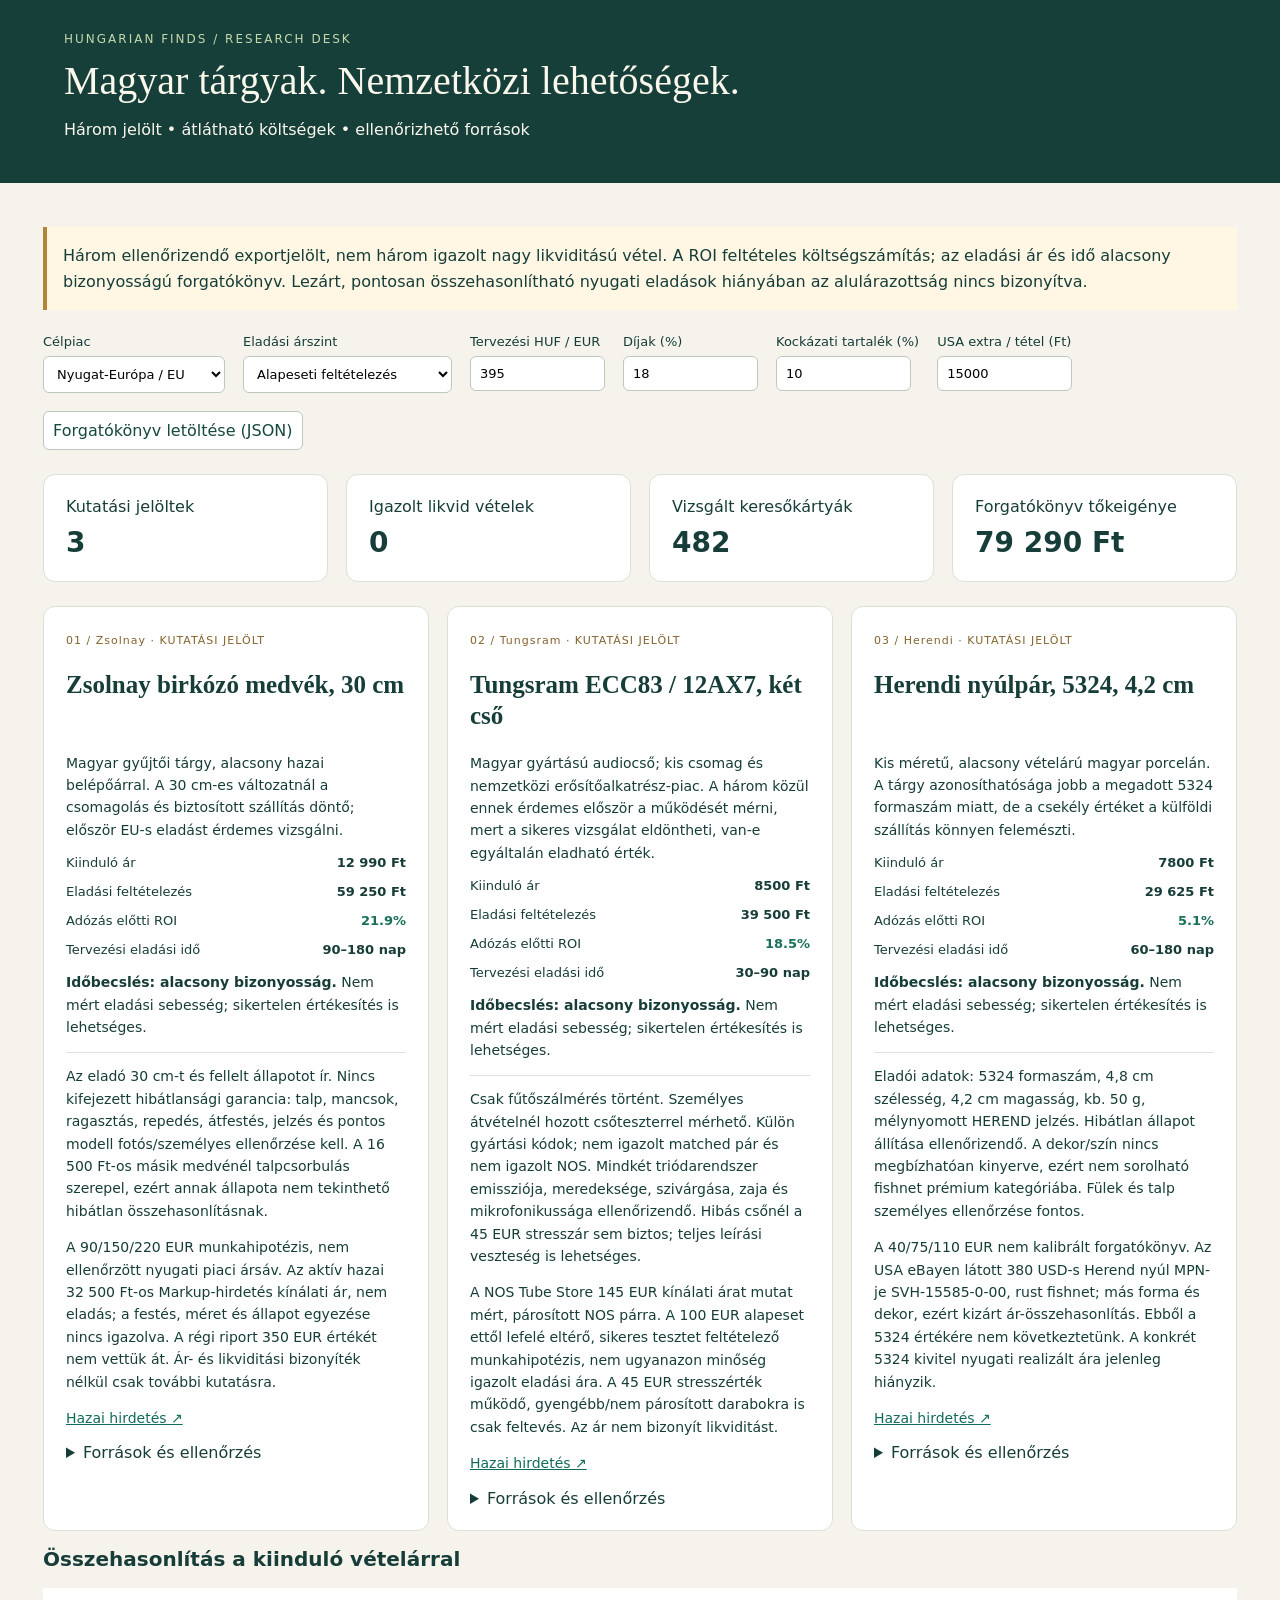
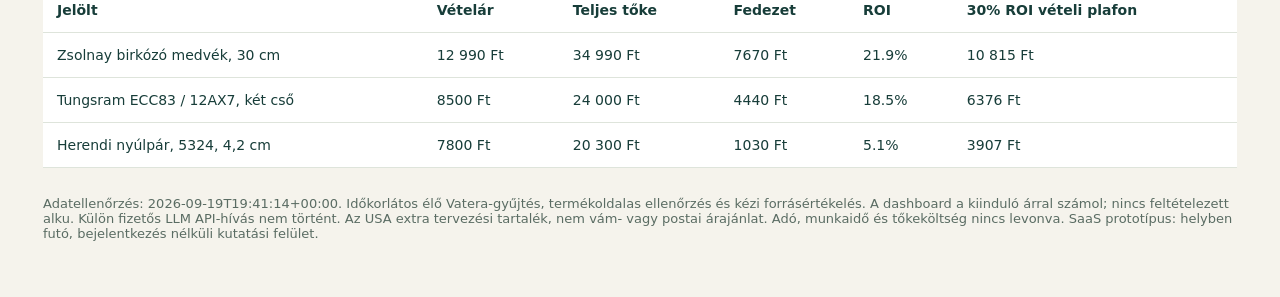
<file: dashboard/index.html>
<!doctype html>
<html lang="hu"><meta charset="utf-8"><meta name="viewport" content="width=device-width,initial-scale=1">
<title>Hungarian Finds — export döntéstámogatás</title>
<style>
:root{font-family:system-ui,sans-serif;color:#173d39;background:#f5f3ec}*{box-sizing:border-box}body{margin:0}header{background:#163f39;color:#faf7ed;padding:28px 5vw}header span{color:#c4d8ad;font-size:12px;letter-spacing:2px}h1{font-family:Georgia,serif;font-weight:400;font-size:40px;margin:10px 0}main{max-width:1250px;margin:auto;padding:28px}h2{font-size:20px}.notice{border-left:4px solid #b48539;background:#fff7e4;padding:16px;line-height:1.6}.controls,.metrics{display:flex;gap:18px;flex-wrap:wrap;margin:24px 0}.controls label{display:flex;flex-direction:column;gap:7px;font-size:13px}input,select,button{font:inherit;padding:9px;border:1px solid #bdc8bf;border-radius:6px;background:white}input{width:135px}button{cursor:pointer;color:#16483e}article,.metric{background:white;border:1px solid #dce1d7;border-radius:12px;padding:22px}.metric{flex:1;min-width:150px}.metric strong{display:block;font-size:28px;margin-top:10px}.grid{display:grid;grid-template-columns:repeat(3,1fr);gap:18px}article h2{font-family:Georgia,serif;font-size:25px;line-height:1.25;min-height:62px}.tag{font-size:11px;letter-spacing:1px;color:#84612c}article p{line-height:1.6;font-size:14px}a{color:#116b5b}dl{display:grid;grid-template-columns:1fr 1fr;gap:14px 8px;font-size:13px}dd{margin:0;text-align:right;font-weight:600}.negative{color:#ae3933}.positive{color:#18705a}.detail{border-top:1px solid #dde3db;padding-top:12px}footer{margin:28px 0;color:#5a6c63;font-size:13px}.tablewrap{overflow:auto}table{border-collapse:collapse;width:100%;font-size:14px;background:#fff}td,th{padding:14px;text-align:left;border-bottom:1px solid #dee4db;white-space:nowrap}#error{color:#a33}button:focus,a:focus,input:focus,select:focus{outline:3px solid #b39049} @media(max-width:850px){.grid{grid-template-columns:1fr}h1{font-size:30px}main{padding:16px}}
</style>
<header><span>HUNGARIAN FINDS / RESEARCH DESK</span><h1>Magyar tárgyak. Nemzetközi lehetőségek.</h1><p>Három jelölt • átlátható költségek • ellenőrizhető források</p></header>
<main><p id="error" role="alert"></p><div class="notice" id="notice"></div>
<section class="controls" aria-label="Forgatókönyv">
<label>Célpiac<select id="market"><option value="eu">Nyugat-Európa / EU</option><option value="us">USA — többletköltség</option></select></label>
<label>Eladási árszint<select id="scenario"><option value="base">Alapeseti feltételezés</option><option value="stress">Stressz / alacsony ár</option><option value="high">Magas ár / lassabb eladás</option></select></label>
<label>Tervezési HUF / EUR<input id="fx" type="number" value="395" min="1" step="1"></label>
<label>Díjak (%)<input id="fee" type="number" value="18" min="0" max="60"></label>
<label>Kockázati tartalék (%)<input id="risk" type="number" value="10" min="0" max="50"></label>
<label>USA extra / tétel (Ft)<input id="extra" type="number" value="15000" min="0" step="1000"></label>
<button id="download">Forgatókönyv letöltése (JSON)</button></section>
<section class="metrics" id="metrics"></section><section class="grid" id="cards"></section>
<h2>Összehasonlítás a kiinduló vételárral</h2><div class="tablewrap"><table><thead><tr><th>Jelölt</th><th>Vételár</th><th>Teljes tőke</th><th>Fedezet</th><th>ROI</th><th>30% ROI vételi plafon</th></tr></thead><tbody id="rows"></tbody></table></div>
<footer id="foot"></footer></main><script src="data.js"></script><script src="app.js"></script></html>
</file>
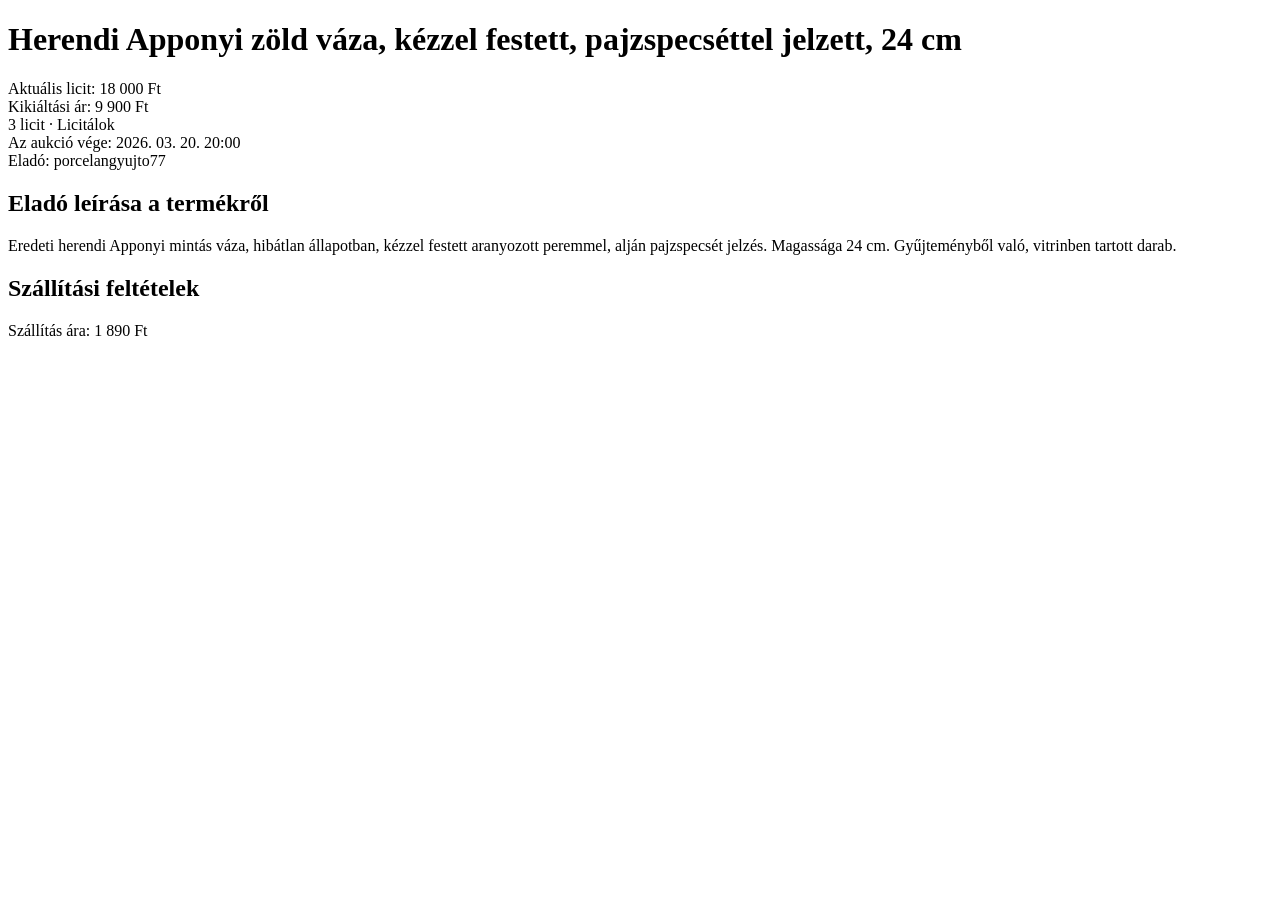
<file: tests/fixtures/herendi-apponyi-vaza-100000001.html>
<!DOCTYPE html>
<html lang="hu"><head><meta charset="utf-8"><title>Herendi Apponyi váza - Vatera.hu</title></head>
<body>
<div data-sale-type="bid" data-product-id="100000001">
<h1>Herendi Apponyi zöld váza, kézzel festett, pajzspecséttel jelzett, 24 cm</h1>
<div class="price-box">Aktuális licit: 18 000 Ft</div>
<div>Kikiáltási ár: 9 900 Ft</div>
<div>3 licit &middot; Licitálok</div>
<div>Az aukció vége: 2026. 03. 20. 20:00</div>
<div>Eladó: porcelangyujto77</div>
<h2>Eladó leírása a termékről</h2>
<div class="description">Eredeti herendi Apponyi mintás váza, hibátlan állapotban,
kézzel festett aranyozott peremmel, alján pajzspecsét jelzés. Magassága 24 cm.
Gyűjteményből való, vitrinben tartott darab.</div>
<h2>Szállítási feltételek</h2><div>Szállítás ára: 1 890 Ft</div>
</div></body></html>
</file>
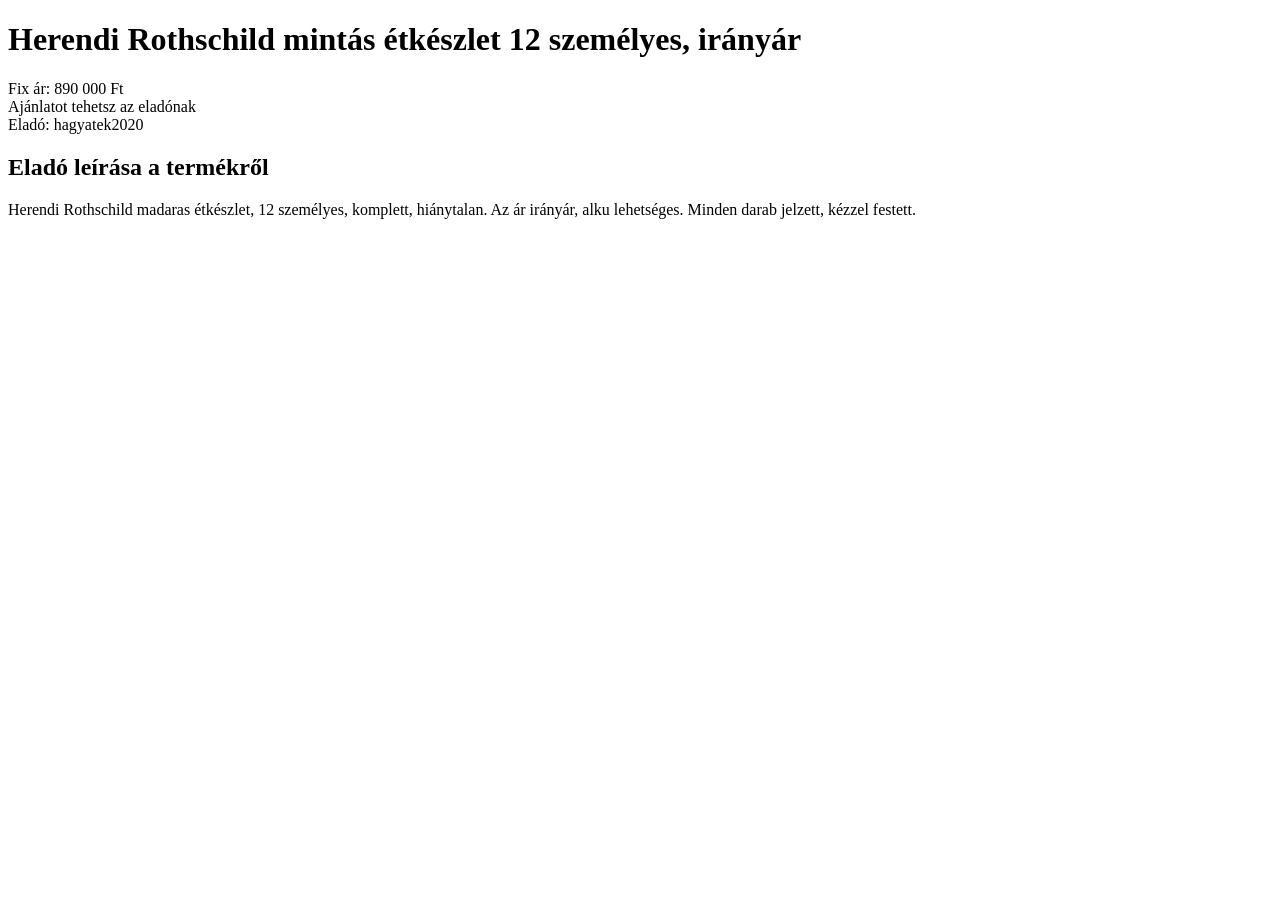
<file: tests/fixtures/herendi-rothschild-keszlet-100000003.html>
<!DOCTYPE html>
<html lang="hu"><head><meta charset="utf-8"><title>Herendi Rothschild étkészlet - Vatera.hu</title></head>
<body>
<div data-sale-type="fix_price" data-product-id="100000003">
<h1>Herendi Rothschild mintás étkészlet 12 személyes, irányár</h1>
<div class="price-box">Fix ár: 890 000 Ft</div>
<div>Ajánlatot tehetsz az eladónak</div>
<div>Eladó: hagyatek2020</div>
<h2>Eladó leírása a termékről</h2>
<div class="description">Herendi Rothschild madaras étkészlet, 12 személyes, komplett,
hiánytalan. Az ár irányár, alku lehetséges. Minden darab jelzett, kézzel festett.</div>
</div></body></html>
</file>
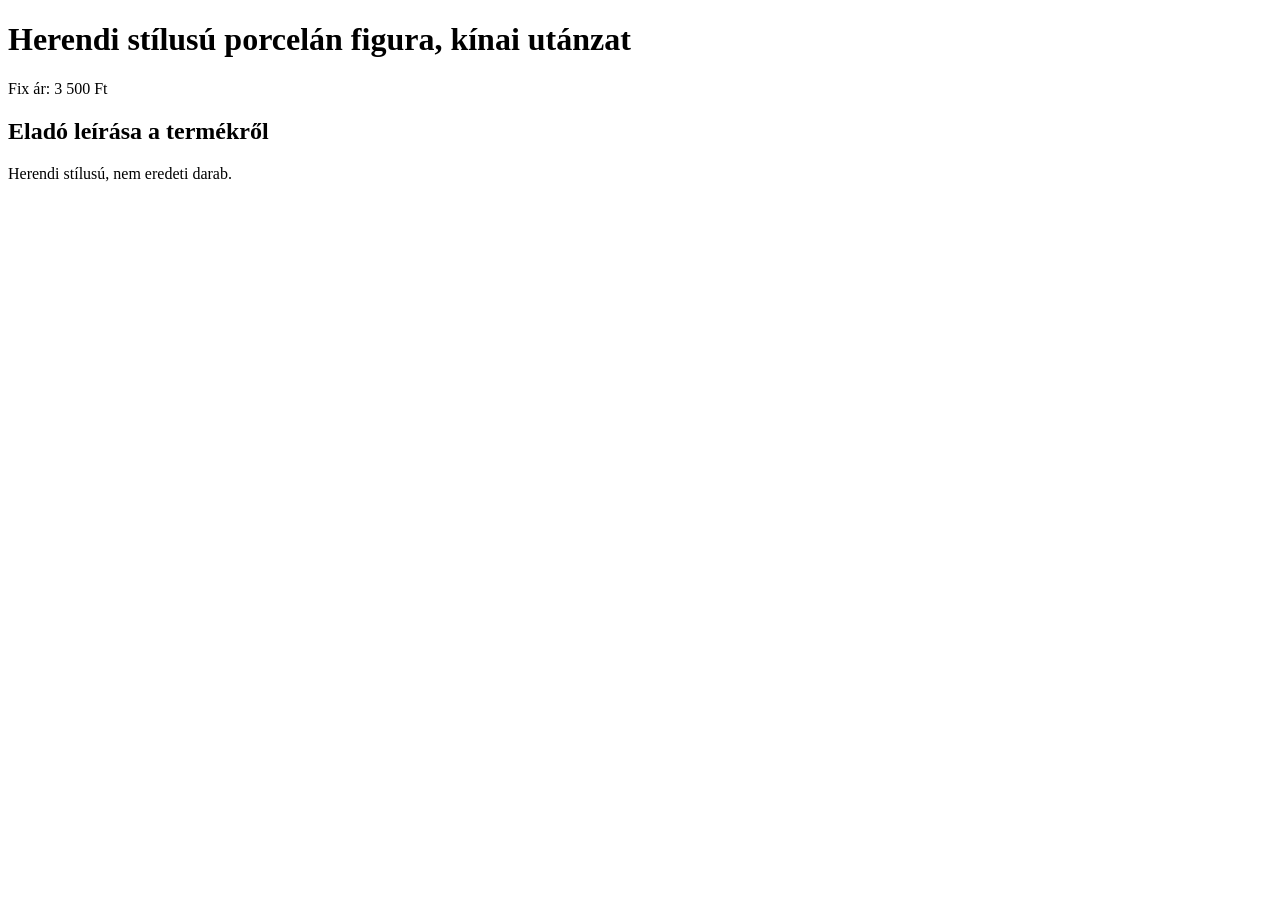
<file: tests/fixtures/herendi-stilusu-figura-100000004.html>
<!DOCTYPE html>
<html lang="hu"><head><meta charset="utf-8"><title>Herendi stílusú figura - Vatera.hu</title></head>
<body>
<div data-sale-type="fix_price" data-product-id="100000004">
<h1>Herendi stílusú porcelán figura, kínai utánzat</h1>
<div class="price-box">Fix ár: 3 500 Ft</div>
<h2>Eladó leírása a termékről</h2>
<div class="description">Herendi stílusú, nem eredeti darab.</div>
</div></body></html>
</file>
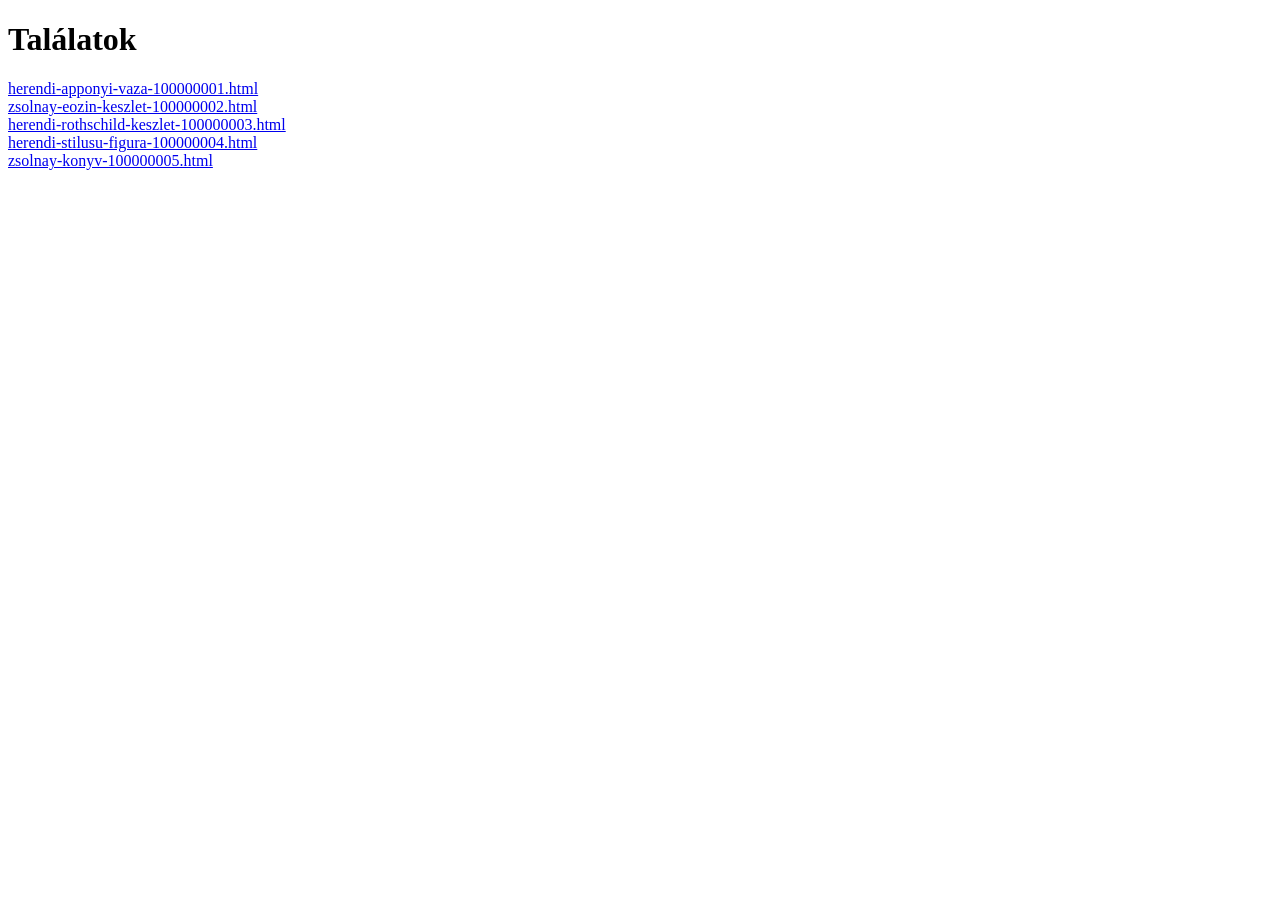
<file: tests/fixtures/search.html>
<!DOCTYPE html>
<html lang="hu"><head><meta charset="utf-8"><title>Találati lista - Vatera.hu</title></head>
<body><h1>Találatok</h1><div data-product-id="100000001"><a href="/herendi-apponyi-vaza-100000001.html">herendi-apponyi-vaza-100000001.html</a></div><div data-product-id="100000002"><a href="/zsolnay-eozin-keszlet-100000002.html">zsolnay-eozin-keszlet-100000002.html</a></div><div data-product-id="100000003"><a href="/herendi-rothschild-keszlet-100000003.html">herendi-rothschild-keszlet-100000003.html</a></div><div data-product-id="100000004"><a href="/herendi-stilusu-figura-100000004.html">herendi-stilusu-figura-100000004.html</a></div><div data-product-id="100000005"><a href="/zsolnay-konyv-100000005.html">zsolnay-konyv-100000005.html</a></div></body></html>
</file>
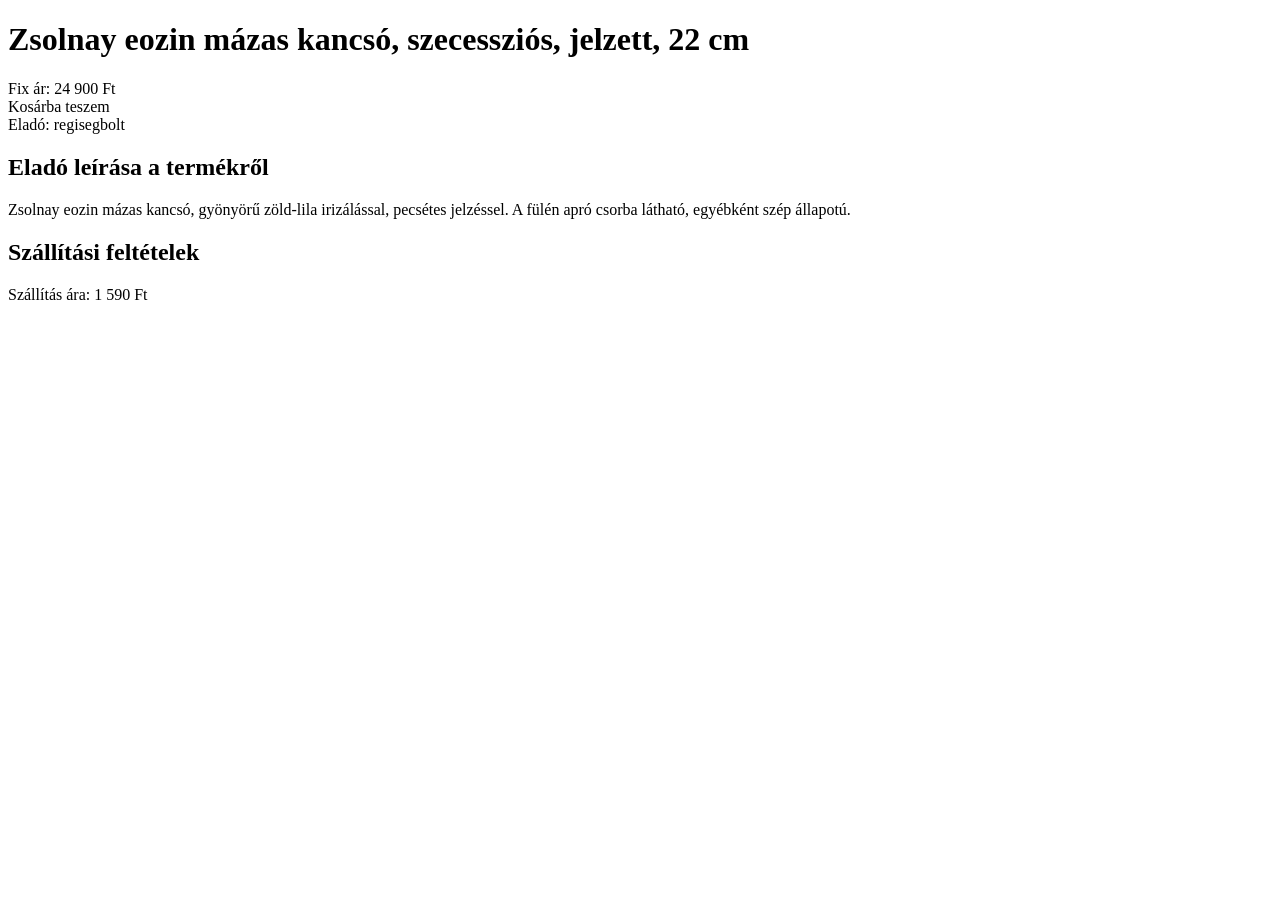
<file: tests/fixtures/zsolnay-eozin-keszlet-100000002.html>
<!DOCTYPE html>
<html lang="hu"><head><meta charset="utf-8"><title>Zsolnay eozin kancsó - Vatera.hu</title><script type="application/ld+json">
{"@context":"https://schema.org","@type":"Product","name":"Zsolnay eozin kancso",
"offers":{"@type":"Offer","price":"24900","priceCurrency":"HUF"}}</script></head>
<body>
<div data-sale-type="fix_price" data-product-id="100000002">
<h1>Zsolnay eozin mázas kancsó, szecessziós, jelzett, 22 cm</h1>
<div class="price-box">Fix ár: 24 900 Ft</div>
<div>Kosárba teszem</div>
<div>Eladó: regisegbolt</div>
<h2>Eladó leírása a termékről</h2>
<div class="description">Zsolnay eozin mázas kancsó, gyönyörű zöld-lila irizálással,
pecsétes jelzéssel. A fülén apró csorba látható, egyébként szép állapotú.</div>
<h2>Szállítási feltételek</h2><div>Szállítás ára: 1 590 Ft</div>
</div></body></html>
</file>
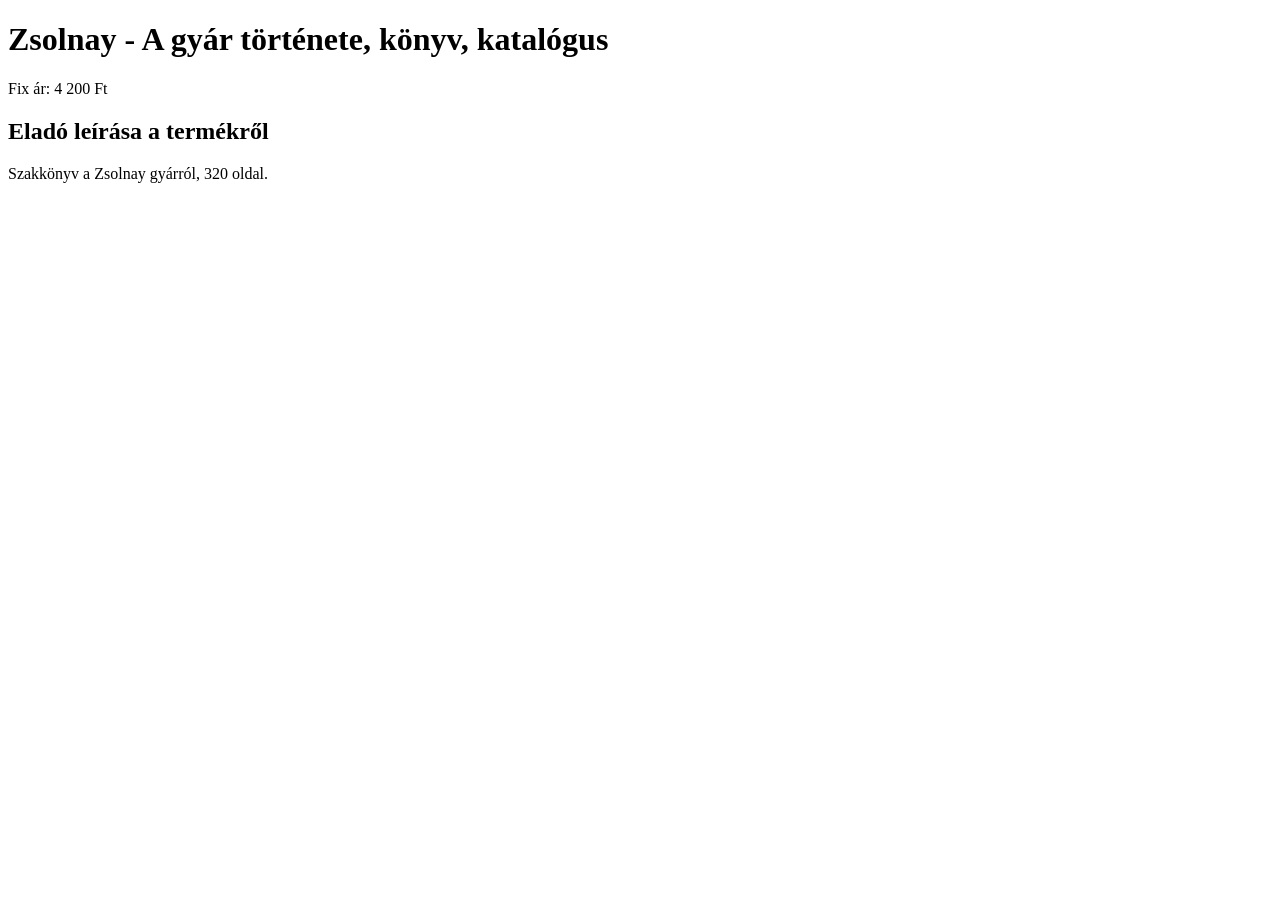
<file: tests/fixtures/zsolnay-konyv-100000005.html>
<!DOCTYPE html>
<html lang="hu"><head><meta charset="utf-8"><title>Zsolnay könyv - Vatera.hu</title></head>
<body>
<div data-sale-type="fix_price" data-product-id="100000005">
<h1>Zsolnay - A gyár története, könyv, katalógus</h1>
<div class="price-box">Fix ár: 4 200 Ft</div>
<h2>Eladó leírása a termékről</h2>
<div class="description">Szakkönyv a Zsolnay gyárról, 320 oldal.</div>
</div></body></html>
</file>
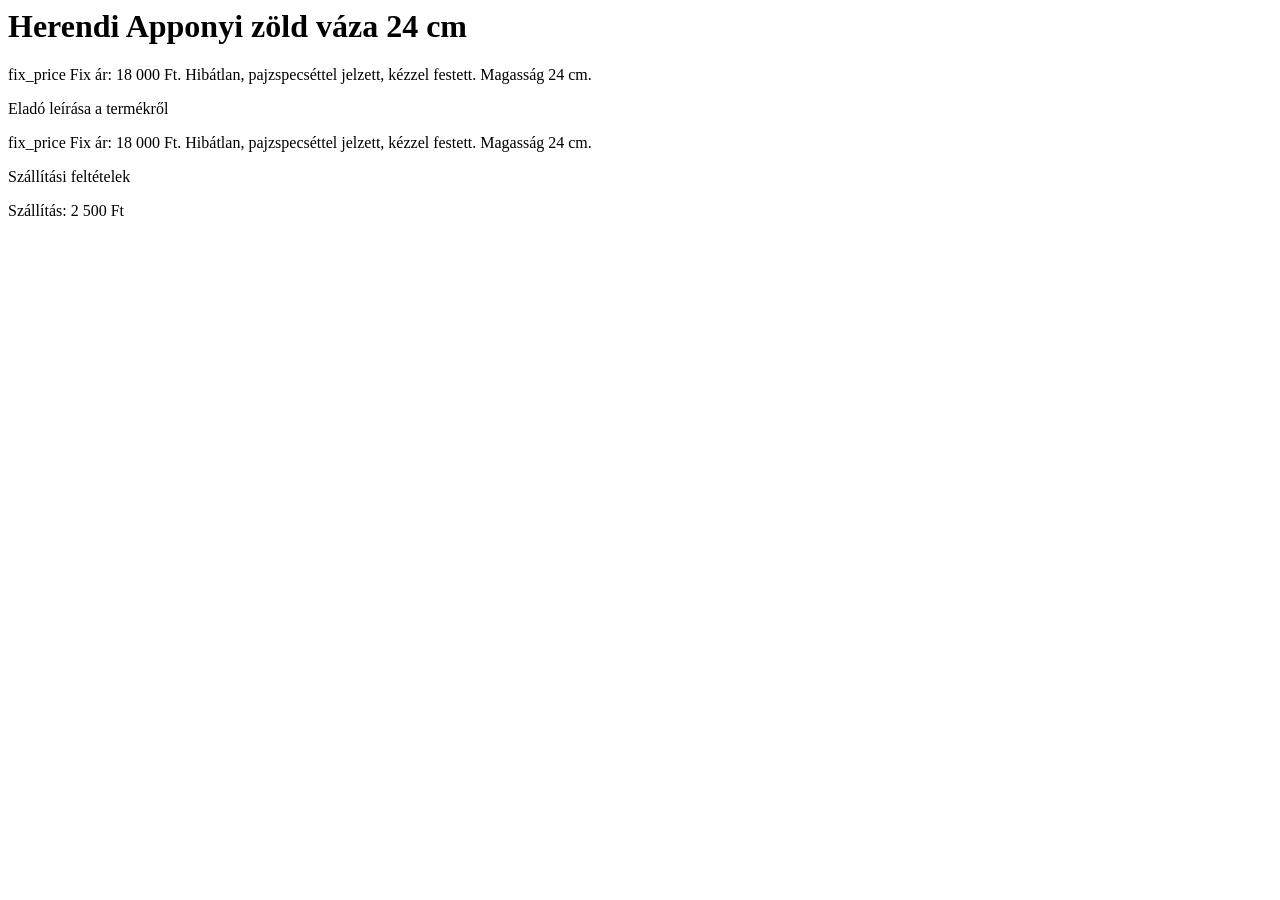
<file: tests/fixtures/crawl/d1.html>
<html><head><script type="application/ld+json">{"@context": "https://schema.org", "@type": "Product", "sku": "300000001", "name": "x", "image": ["https://img.vatera.hu/300000001_a.jpg", "https://img.vatera.hu/300000001_b.jpg"], "offers": {"@type": "Offer", "price": 18000, "priceCurrency": "HUF", "availability": "https://schema.org/InStock"}}</script><meta property="og:image" content="https://img.vatera.hu/300000001_big.jpg"></head><body><h1>Herendi Apponyi zöld váza 24 cm</h1><span class="gtm-auction-type">fix_price</span> Fix ár: 18 000 Ft. Hibátlan, pajzspecséttel jelzett, kézzel festett. Magasság 24 cm.<p>Eladó leírása a termékről</p><div><span class="gtm-auction-type">fix_price</span> Fix ár: 18 000 Ft. Hibátlan, pajzspecséttel jelzett, kézzel festett. Magasság 24 cm.</div><p>Szállítási feltételek</p><div>Szállítás: 2 500 Ft</div></body></html>
</file>
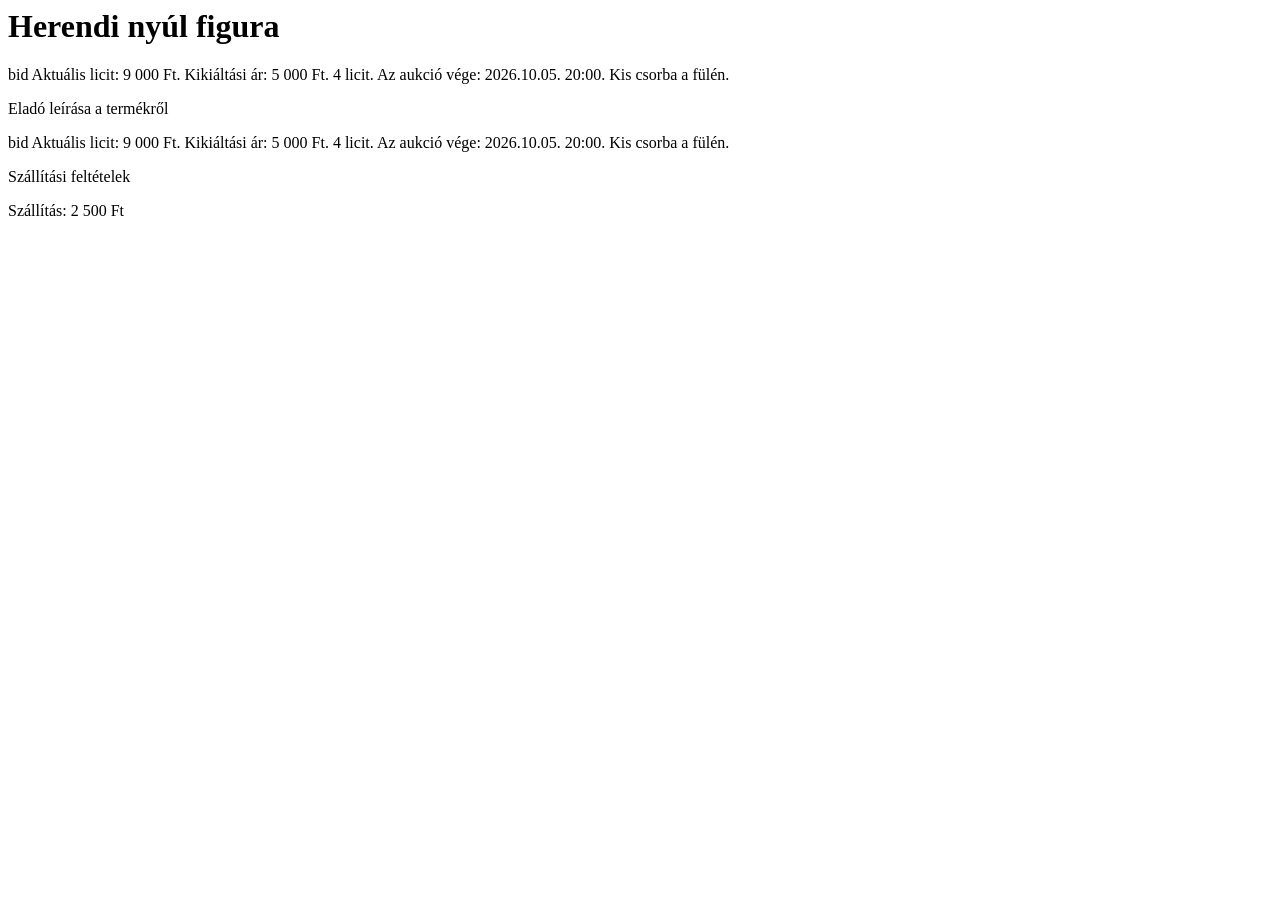
<file: tests/fixtures/crawl/d2.html>
<html><head><script type="application/ld+json">{"@context": "https://schema.org", "@type": "Product", "sku": "300000002", "name": "x", "image": ["https://img.vatera.hu/300000002_a.jpg", "https://img.vatera.hu/300000002_b.jpg"], "offers": {"@type": "Offer", "price": 9000, "priceCurrency": "HUF", "availability": "https://schema.org/InStock"}}</script><meta property="og:image" content="https://img.vatera.hu/300000002_big.jpg"></head><body><h1>Herendi nyúl figura</h1><span class="gtm-auction-type">bid</span> Aktuális licit: 9 000 Ft. Kikiáltási ár: 5 000 Ft. 4 licit. Az aukció vége: 2026.10.05. 20:00. Kis csorba a fülén.<p>Eladó leírása a termékről</p><div><span class="gtm-auction-type">bid</span> Aktuális licit: 9 000 Ft. Kikiáltási ár: 5 000 Ft. 4 licit. Az aukció vége: 2026.10.05. 20:00. Kis csorba a fülén.</div><p>Szállítási feltételek</p><div>Szállítás: 2 500 Ft</div></body></html>
</file>
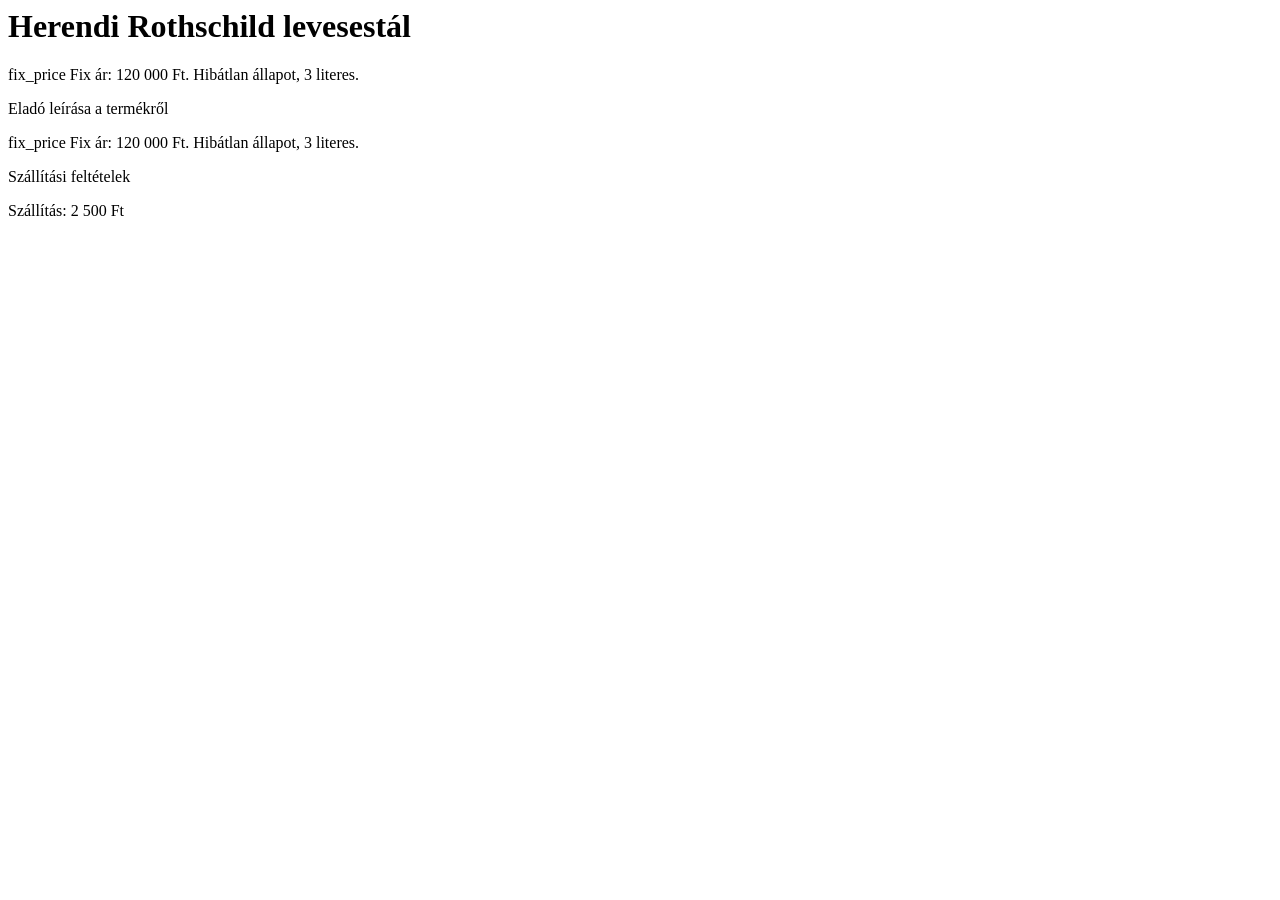
<file: tests/fixtures/crawl/d4.html>
<html><head><script type="application/ld+json">{"@context": "https://schema.org", "@type": "Product", "sku": "300000004", "name": "x", "image": ["https://img.vatera.hu/300000004_a.jpg", "https://img.vatera.hu/300000004_b.jpg"], "offers": {"@type": "Offer", "price": 120000, "priceCurrency": "HUF", "availability": "https://schema.org/InStock"}}</script><meta property="og:image" content="https://img.vatera.hu/300000004_big.jpg"></head><body><h1>Herendi Rothschild levesestál</h1><span class="gtm-auction-type">fix_price</span> Fix ár: 120 000 Ft. Hibátlan állapot, 3 literes.<p>Eladó leírása a termékről</p><div><span class="gtm-auction-type">fix_price</span> Fix ár: 120 000 Ft. Hibátlan állapot, 3 literes.</div><p>Szállítási feltételek</p><div>Szállítás: 2 500 Ft</div></body></html>
</file>
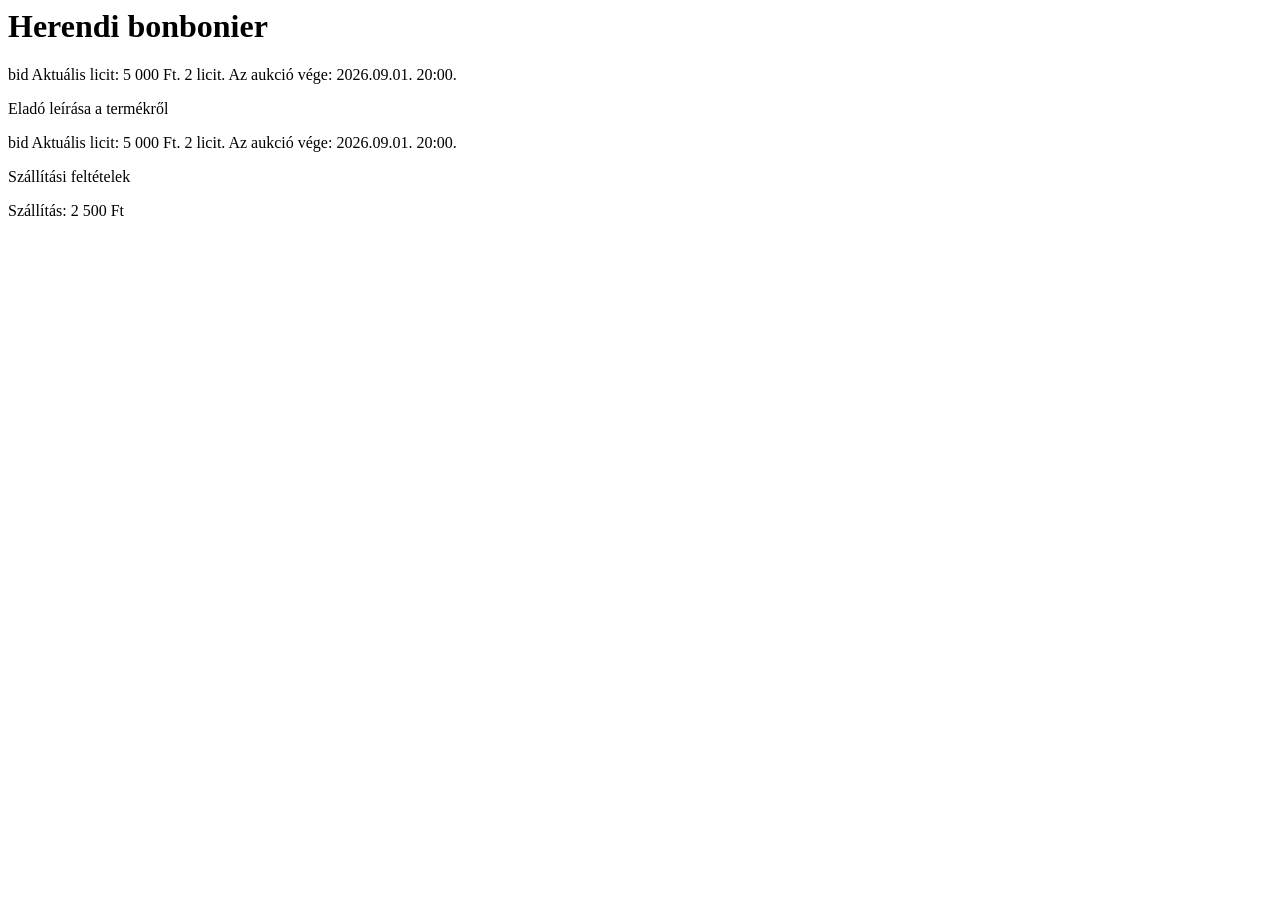
<file: tests/fixtures/crawl/d5.html>
<html><head><script type="application/ld+json">{"@context": "https://schema.org", "@type": "Product", "sku": "300000005", "name": "x", "image": ["https://img.vatera.hu/300000005_a.jpg", "https://img.vatera.hu/300000005_b.jpg"], "offers": {"@type": "Offer", "price": 5000, "priceCurrency": "HUF", "availability": "https://schema.org/OutOfStock", "availabilityEnds": "2026-09-01T18:00:00+00:00"}}</script><meta property="og:image" content="https://img.vatera.hu/300000005_big.jpg"></head><body><h1>Herendi bonbonier</h1><span class="gtm-auction-type">bid</span> Aktuális licit: 5 000 Ft. 2 licit. Az aukció vége: 2026.09.01. 20:00.<p>Eladó leírása a termékről</p><div><span class="gtm-auction-type">bid</span> Aktuális licit: 5 000 Ft. 2 licit. Az aukció vége: 2026.09.01. 20:00.</div><p>Szállítási feltételek</p><div>Szállítás: 2 500 Ft</div></body></html>
</file>
